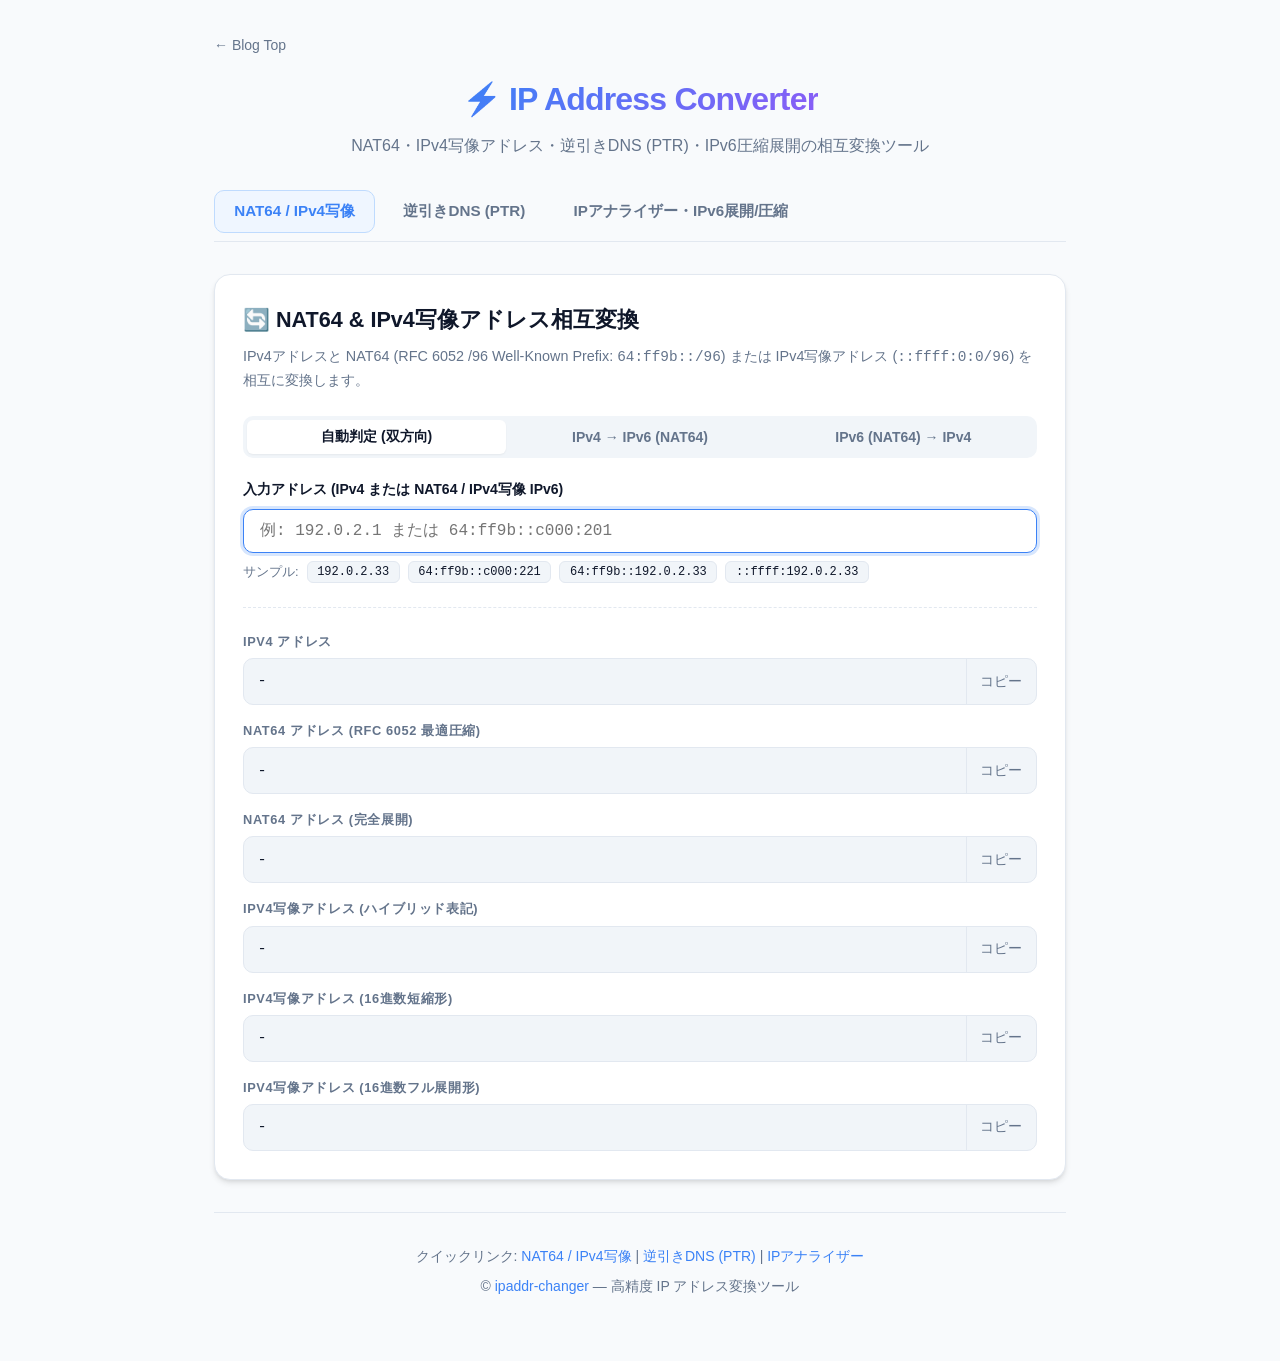
<file: index.html>
<!DOCTYPE html>
<html lang="ja">
<head>
  <meta charset="utf-8">
  <meta name="viewport" content="width=device-width, initial-scale=1.0">
  <title>IP Address Converter | 高機能IPアドレス変換ツール</title>
  <meta name="description" content="NAT64・IPv4写像アドレス・逆引きDNS (PTR / ゾーン名)・IPv6圧縮展開の高速相互変換ツール">
  <meta name="theme-color" content="#3b82f6">
  <link rel="manifest" href="./manifest.json">
  <link rel="icon" type="image/svg+xml" href="./icons/icon.svg">
  <link rel="apple-touch-icon" href="./icons/icon-192.png">
  <link rel="stylesheet" href="./css/style.css">
</head>
<body>
  <div class="container">
    <div class="top-nav">
      <a href="/">&larr; Blog Top</a>
    </div>
    <header>
      <h1 class="site-title">⚡ IP Address Converter</h1>
      <p class="site-description">NAT64・IPv4写像アドレス・逆引きDNS (PTR)・IPv6圧縮展開の相互変換ツール</p>
    </header>

    <nav class="nav-tabs" role="tablist">
      <button class="nav-tab active" data-tab="nat64" role="tab">NAT64 / IPv4写像</button>
      <button class="nav-tab" data-tab="reversedns" role="tab">逆引きDNS (PTR)</button>
      <button class="nav-tab" data-tab="analyzer" role="tab">IPアナライザー・IPv6展開/圧縮</button>
    </nav>

    <!-- Tab 1: NAT64 / IPv4-Mapped -->
    <main id="tab-nat64" class="tab-content">
      <div class="card">
        <h2 class="card-title">🔄 NAT64 & IPv4写像アドレス相互変換</h2>
        <p class="card-desc">IPv4アドレスと NAT64 (RFC 6052 /96 Well-Known Prefix: <code>64:ff9b::/96</code>) または IPv4写像アドレス (<code>::ffff:0:0/96</code>) を相互に変換します。</p>

        <div class="mode-selector">
          <button type="button" class="mode-btn active" id="nat64-mode-auto">自動判定 (双方向)</button>
          <button type="button" class="mode-btn" id="nat64-mode-v4tov6">IPv4 → IPv6 (NAT64)</button>
          <button type="button" class="mode-btn" id="nat64-mode-v6tov4">IPv6 (NAT64) → IPv4</button>
        </div>

        <div class="form-group">
          <label class="form-label" for="nat64-input">入力アドレス (IPv4 または NAT64 / IPv4写像 IPv6)</label>
          <div class="input-wrapper">
            <input type="text" id="nat64-input" class="input-text" placeholder="例: 192.0.2.1 または 64:ff9b::c000:201" autofocus>
          </div>
          <div class="sample-chips">
            <span class="sample-label">サンプル:</span>
            <button type="button" class="sample-chip" data-fill-nat64="192.0.2.33">192.0.2.33</button>
            <button type="button" class="sample-chip" data-fill-nat64="64:ff9b::c000:221">64:ff9b::c000:221</button>
            <button type="button" class="sample-chip" data-fill-nat64="64:ff9b::192.0.2.33">64:ff9b::192.0.2.33</button>
            <button type="button" class="sample-chip" data-fill-nat64="::ffff:192.0.2.33">::ffff:192.0.2.33</button>
          </div>
        </div>

        <div id="nat64-alert" class="alert alert-error alert-hidden"></div>

        <div id="nat64-results" class="result-group">
          <div class="result-item" id="res-nat64-v4-wrap">
            <div class="result-header">
              <span class="result-title">IPv4 アドレス</span>
            </div>
            <div class="copy-box">
              <span class="result-value" id="res-nat64-v4">-</span>
              <button type="button" class="btn-copy" data-target="res-nat64-v4">コピー</button>
            </div>
          </div>

          <div class="result-item" id="res-nat64-wkp-wrap">
            <div class="result-header">
              <span class="result-title">NAT64 アドレス (RFC 6052 最適圧縮)</span>
            </div>
            <div class="copy-box">
              <span class="result-value" id="res-nat64-wkp">-</span>
              <button type="button" class="btn-copy" data-target="res-nat64-wkp">コピー</button>
            </div>
          </div>

          <div class="result-item" id="res-nat64-full-wrap">
            <div class="result-header">
              <span class="result-title">NAT64 アドレス (完全展開)</span>
            </div>
            <div class="copy-box">
              <span class="result-value" id="res-nat64-full">-</span>
              <button type="button" class="btn-copy" data-target="res-nat64-full">コピー</button>
            </div>
          </div>

          <div class="result-item" id="res-nat64-mapped-wrap">
            <div class="result-header">
              <span class="result-title">IPv4写像アドレス (ハイブリッド表記)</span>
            </div>
            <div class="copy-box">
              <span class="result-value" id="res-nat64-mapped">-</span>
              <button type="button" class="btn-copy" data-target="res-nat64-mapped">コピー</button>
            </div>
          </div>

          <div class="result-item" id="res-nat64-mapped-hex-wrap">
            <div class="result-header">
              <span class="result-title">IPv4写像アドレス (16進数短縮形)</span>
            </div>
            <div class="copy-box">
              <span class="result-value" id="res-nat64-mapped-hex">-</span>
              <button type="button" class="btn-copy" data-target="res-nat64-mapped-hex">コピー</button>
            </div>
          </div>

          <div class="result-item" id="res-nat64-mapped-full-wrap">
            <div class="result-header">
              <span class="result-title">IPv4写像アドレス (16進数フル展開形)</span>
            </div>
            <div class="copy-box">
              <span class="result-value" id="res-nat64-mapped-full">-</span>
              <button type="button" class="btn-copy" data-target="res-nat64-mapped-full">コピー</button>
            </div>
          </div>
        </div>
      </div>
    </main>

    <!-- Tab 2: Reverse DNS -->
    <main id="tab-reversedns" class="tab-content" style="display: none;">
      <div class="card">
        <h2 class="card-title">🌐 逆引きDNS レコード (PTR / ゾーン名) 相互変換</h2>
        <p class="card-desc">IPアドレス・CIDRサブネット (IPv4 / IPv6) と 逆引きドメイン (<code>.in-addr.arpa</code> / <code>.ip6.arpa</code>) を双方向に変換します。ホストのPTRレコードだけでなく、サブネット委任ゾーン名（<code>/24</code>, <code>/16</code>, <code>/8</code>, RFC 2317, <code>/32</code>, <code>/56</code> 等）も自動処理します。</p>

        <div class="form-group">
          <label class="form-label" for="rdns-input">入力 (IPアドレス、CIDRプレフィックス、または逆引きDNSゾーン/レコード)</label>
          <div class="input-wrapper">
            <input type="text" id="rdns-input" class="input-text" placeholder="例: 192.168.1.0/24, 2001:db8::/32, 1.168.192.in-addr.arpa">
          </div>
          <div class="sample-chips">
            <span class="sample-label">ホスト:</span>
            <button type="button" class="sample-chip" data-fill-rdns="192.168.1.1">192.168.1.1</button>
            <button type="button" class="sample-chip" data-fill-rdns="2001:db8::1">2001:db8::1</button>
            <span class="sample-label">IPv4 CIDR:</span>
            <button type="button" class="sample-chip" data-fill-rdns="192.168.1.0/24">192.168.1.0/24</button>
            <button type="button" class="sample-chip" data-fill-rdns="10.0.0.0/8">10.0.0.0/8</button>
            <button type="button" class="sample-chip" data-fill-rdns="192.168.1.0/25">192.168.1.0/25 (RFC2317)</button>
            <span class="sample-label">IPv6 CIDR:</span>
            <button type="button" class="sample-chip" data-fill-rdns="2001:db8::/32">2001:db8::/32</button>
            <button type="button" class="sample-chip" data-fill-rdns="2001:db8:1234:5600::/56">2001:db8:1234:5600::/56</button>
            <span class="sample-label">ゾーン復元:</span>
            <button type="button" class="sample-chip" data-fill-rdns="1.168.192.in-addr.arpa">1.168.192.in-addr.arpa</button>
            <button type="button" class="sample-chip" data-fill-rdns="8.b.d.0.1.0.0.2.ip6.arpa">8.b.d.0.1.0.0.2.ip6.arpa</button>
          </div>
        </div>

        <div id="rdns-alert" class="alert alert-error alert-hidden"></div>
        <div id="rdns-warn" class="alert alert-warning alert-hidden"></div>

        <div id="rdns-results" class="result-group">
          <div class="result-item">
            <div class="result-header">
              <span class="result-title" id="res-rdns-label-1">変換結果 (レコード / ゾーン名)</span>
              <span class="badge" id="res-rdns-badge-1">PTR Record</span>
            </div>
            <div class="copy-box">
              <span class="result-value" id="res-rdns-val-1">-</span>
              <button type="button" class="btn-copy" data-target="res-rdns-val-1">コピー</button>
            </div>
          </div>

          <div class="result-item" id="res-rdns-origin-wrap">
            <div class="result-header">
              <span class="result-title">DNS ゾーン Origin 表記 (末尾ドット付き)</span>
            </div>
            <div class="copy-box">
              <span class="result-value" id="res-rdns-origin-val">-</span>
              <button type="button" class="btn-copy" data-target="res-rdns-origin-val">コピー</button>
            </div>
          </div>

          <div class="result-item" id="res-rdns-rfc2317-wrap" style="display: none;">
            <div class="result-header">
              <span class="result-title">RFC 2317 形式 (ハイフン委任ゾーン表記)</span>
            </div>
            <div class="copy-box">
              <span class="result-value" id="res-rdns-rfc2317-val">-</span>
              <button type="button" class="btn-copy" data-target="res-rdns-rfc2317-val">コピー</button>
            </div>
          </div>

          <div class="result-item" id="res-rdns-extra-wrap" style="display: none;">
            <div class="result-header">
              <span class="result-title">IPv6 完全展開形式</span>
            </div>
            <div class="copy-box">
              <span class="result-value" id="res-rdns-extra-val">-</span>
              <button type="button" class="btn-copy" data-target="res-rdns-extra-val">コピー</button>
            </div>
          </div>
        </div>
      </div>
    </main>

    <!-- Tab 3: IP Analyzer -->
    <main id="tab-analyzer" class="tab-content" style="display: none;">
      <div class="card">
        <h2 class="card-title">🔍 IP詳細アナライザー & IPv6圧縮/展開</h2>
        <p class="card-desc">入力された IPv4 / IPv6 アドレスの詳細情報（スコープ、10進数、16進数、2進数、圧縮/展開）を解析します。</p>

        <div class="form-group">
          <label class="form-label" for="analyzer-input">IPアドレスを入力</label>
          <div class="input-wrapper">
            <input type="text" id="analyzer-input" class="input-text" placeholder="例: 172.16.254.1 または 2001:0db8:0000:0000:0000:0000:0000:0001">
          </div>
          <div class="sample-chips">
            <span class="sample-label">サンプル:</span>
            <button type="button" class="sample-chip" data-fill-analyzer="10.0.0.1">10.0.0.1 (Private)</button>
            <button type="button" class="sample-chip" data-fill-analyzer="2001:db8::1">2001:db8::1</button>
            <button type="button" class="sample-chip" data-fill-analyzer="fe80::1">fe80::1 (Link-Local)</button>
            <button type="button" class="sample-chip" data-fill-analyzer="64:ff9b::192.0.2.1">64:ff9b::192.0.2.1 (NAT64)</button>
          </div>
        </div>

        <div id="analyzer-alert" class="alert alert-error alert-hidden"></div>

        <div id="analyzer-results" class="result-group" style="display: none;">
          <table class="details-table">
            <tbody>
              <tr>
                <th>IPバージョン</th>
                <td id="det-version">-</td>
              </tr>
              <tr>
                <th>標準表記 (RFC 5952)</th>
                <td id="det-standard">-</td>
              </tr>
              <tr id="det-full-row">
                <th>完全展開表記</th>
                <td id="det-full">-</td>
              </tr>
              <tr>
                <th>スコープ / 属性</th>
                <td id="det-scope">-</td>
              </tr>
              <tr>
                <th>逆引きDNS (PTR)</th>
                <td id="det-reverse">-</td>
              </tr>
              <tr id="det-decimal-row">
                <th>10進数 (Integer)</th>
                <td id="det-decimal">-</td>
              </tr>
              <tr>
                <th>16進数 (Hex)</th>
                <td id="det-hex">-</td>
              </tr>
              <tr>
                <th>2進数 (Binary)</th>
                <td id="det-binary">-</td>
              </tr>
            </tbody>
          </table>
        </div>
      </div>
    </main>

    <footer>
      <p>クイックリンク: <a href="#nat64">NAT64 / IPv4写像</a> | <a href="#reversedns">逆引きDNS (PTR)</a> | <a href="#analyzer">IPアナライザー</a></p>
      <p style="margin-top: 0.5rem;">© <a href="https://github.com/kanakou/ipaddr-changer" target="_blank" rel="noopener">ipaddr-changer</a> — 高精度 IP アドレス変換ツール</p>
    </footer>
  </div>

  <script src="./js/ip-utils.js"></script>
  <script src="./js/app.js"></script>
  <script>
    if ('serviceWorker' in navigator) {
      let refreshing = false;

      // 新しいService Workerが有効化された際にページを自動リロードして最新状態を反映
      navigator.serviceWorker.addEventListener('controllerchange', () => {
        if (!refreshing) {
          refreshing = true;
          window.location.reload();
        }
      });

      window.addEventListener('load', () => {
        navigator.serviceWorker.register('./sw.js').then((registration) => {
          // 新しいService Workerが見つかった場合の検知
          registration.addEventListener('updatefound', () => {
            const newWorker = registration.installing;
            if (newWorker) {
              newWorker.addEventListener('statechange', () => {
                if (newWorker.state === 'installed' && navigator.serviceWorker.controller) {
                  console.log('新しいバージョンのアプリケーションが利用可能です。自動更新されます。');
                }
              });
            }
          });
        }).catch((err) => {
          console.warn('ServiceWorker registration failed:', err);
        });
      });
    }
  </script>
</body>
</html>
</file>
<file: css/style.css>
/* style.css - IP Address Changer Modern Design System */

:root {
  --bg: #f8fafc;
  --bg-card: #ffffff;
  --bg-input: #ffffff;
  --bg-subtle: #f1f5f9;
  --text-main: #0f172a;
  --text-muted: #64748b;
  --primary: #3b82f6;
  --primary-hover: #2563eb;
  --primary-light: #eff6ff;
  --primary-border: #bfdbfe;
  --success: #10b981;
  --success-bg: #ecfdf5;
  --error: #ef4444;
  --error-bg: #fef2f2;
  --border: #e2e8f0;
  --border-focus: #3b82f6;
  --shadow-sm: 0 1px 2px 0 rgb(0 0 0 / 0.05);
  --shadow: 0 4px 6px -1px rgb(0 0 0 / 0.1), 0 2px 4px -2px rgb(0 0 0 / 0.1);
  --shadow-lg: 0 10px 15px -3px rgb(0 0 0 / 0.1), 0 4px 6px -4px rgb(0 0 0 / 0.1);
  --radius-sm: 6px;
  --radius-md: 10px;
  --radius-lg: 16px;
  --font-mono: ui-monospace, SFMono-Regular, Menlo, Monaco, Consolas, "Liberation Mono", "Courier New", monospace;
  --font-sans: -apple-system, BlinkMacSystemFont, "Segoe UI", Roboto, "Helvetica Neue", Arial, sans-serif;
}

@media (prefers-color-scheme: dark) {
  :root {
    --bg: #0f172a;
    --bg-card: #1e293b;
    --bg-input: #0f172a;
    --bg-subtle: #334155;
    --text-main: #f8fafc;
    --text-muted: #94a3b8;
    --primary: #60a5fa;
    --primary-hover: #3b82f6;
    --primary-light: rgba(59, 130, 246, 0.15);
    --primary-border: #1d4ed8;
    --success: #34d399;
    --success-bg: rgba(16, 185, 129, 0.15);
    --error: #f87171;
    --error-bg: rgba(239, 68, 68, 0.15);
    --border: #334155;
    --border-focus: #60a5fa;
    --shadow-sm: 0 1px 2px 0 rgb(0 0 0 / 0.3);
    --shadow: 0 4px 6px -1px rgb(0 0 0 / 0.3);
    --shadow-lg: 0 10px 15px -3px rgb(0 0 0 / 0.4);
  }
}

* {
  box-sizing: border-box;
  margin: 0;
  padding: 0;
}

body {
  font-family: var(--font-sans);
  background-color: var(--bg);
  color: var(--text-main);
  line-height: 1.6;
  min-height: 100vh;
  display: flex;
  flex-direction: column;
}

.container {
  max-width: 900px;
  margin: 0 auto;
  padding: 2rem 1.5rem;
  width: 100%;
}

/* Top Nav / Blog Top Link */
.top-nav {
  margin-bottom: 1rem;
  text-align: left;
}

.top-nav a {
  display: inline-flex;
  align-items: center;
  gap: 0.25rem;
  font-size: 0.875rem;
  font-weight: 500;
  color: var(--text-muted);
  text-decoration: none;
  transition: color 0.15s ease;
}

.top-nav a:hover {
  color: var(--primary);
  text-decoration: underline;
}

/* Header */
header {
  margin-bottom: 2rem;
  text-align: center;
}

.site-title {
  font-size: 2rem;
  font-weight: 800;
  letter-spacing: -0.025em;
  background: linear-gradient(135deg, #3b82f6 0%, #8b5cf6 100%);
  -webkit-background-clip: text;
  -webkit-text-fill-color: transparent;
  display: inline-flex;
  align-items: center;
  gap: 0.5rem;
}

.site-description {
  color: var(--text-muted);
  font-size: 1rem;
  margin-top: 0.5rem;
}

/* Navigation Tabs */
.nav-tabs {
  display: flex;
  gap: 0.5rem;
  margin-bottom: 2rem;
  border-bottom: 1px solid var(--border);
  padding-bottom: 0.5rem;
  overflow-x: auto;
}

.nav-tab {
  padding: 0.6rem 1.2rem;
  border-radius: var(--radius-md);
  color: var(--text-muted);
  text-decoration: none;
  font-weight: 600;
  font-size: 0.95rem;
  transition: all 0.2s ease;
  white-space: nowrap;
  border: 1px solid transparent;
  cursor: pointer;
  background: none;
}

.nav-tab:hover {
  color: var(--text-main);
  background-color: var(--bg-subtle);
}

.nav-tab.active {
  color: var(--primary);
  background-color: var(--primary-light);
  border-color: var(--primary-border);
}

/* Cards */
.card {
  background-color: var(--bg-card);
  border: 1px solid var(--border);
  border-radius: var(--radius-lg);
  padding: 1.75rem;
  box-shadow: var(--shadow);
  margin-bottom: 2rem;
  transition: box-shadow 0.2s ease;
}

.card-title {
  font-size: 1.35rem;
  font-weight: 700;
  margin-bottom: 0.5rem;
  display: flex;
  align-items: center;
  gap: 0.5rem;
}

.card-desc {
  color: var(--text-muted);
  font-size: 0.9rem;
  margin-bottom: 1.5rem;
}

/* Forms & Inputs */
.form-group {
  margin-bottom: 1.25rem;
}

.form-label {
  display: block;
  font-weight: 600;
  font-size: 0.875rem;
  margin-bottom: 0.5rem;
  color: var(--text-main);
}

.input-wrapper {
  position: relative;
  display: flex;
  align-items: center;
}

.input-text {
  width: 100%;
  padding: 0.75rem 1rem;
  font-size: 1rem;
  font-family: var(--font-mono);
  background-color: var(--bg-input);
  border: 1.5px solid var(--border);
  border-radius: var(--radius-md);
  color: var(--text-main);
  transition: all 0.2s ease;
}

.input-text:focus {
  outline: none;
  border-color: var(--border-focus);
  box-shadow: 0 0 0 3px rgba(59, 130, 246, 0.2);
}

.input-text.error {
  border-color: var(--error);
  box-shadow: 0 0 0 3px rgba(239, 68, 68, 0.2);
}

/* Sample chips */
.sample-chips {
  display: flex;
  flex-wrap: wrap;
  align-items: center;
  gap: 0.5rem;
  margin-top: 0.5rem;
  font-size: 0.8rem;
}

.sample-label {
  color: var(--text-muted);
}

.sample-chip {
  background: var(--bg-subtle);
  border: 1px solid var(--border);
  color: var(--text-main);
  padding: 0.2rem 0.6rem;
  border-radius: var(--radius-sm);
  font-family: var(--font-mono);
  font-size: 0.75rem;
  cursor: pointer;
  transition: all 0.15s ease;
}

.sample-chip:hover {
  background: var(--primary-light);
  border-color: var(--primary);
  color: var(--primary);
}

/* Mode Switchers */
.mode-selector {
  display: flex;
  background-color: var(--bg-subtle);
  padding: 0.25rem;
  border-radius: var(--radius-md);
  margin-bottom: 1.25rem;
  gap: 0.25rem;
}

.mode-btn {
  flex: 1;
  padding: 0.5rem 1rem;
  font-size: 0.875rem;
  font-weight: 600;
  border: none;
  border-radius: var(--radius-sm);
  background: transparent;
  color: var(--text-muted);
  cursor: pointer;
  transition: all 0.2s ease;
}

.mode-btn.active {
  background-color: var(--bg-card);
  color: var(--text-main);
  box-shadow: var(--shadow-sm);
}

/* Results */
.result-group {
  margin-top: 1.5rem;
  padding-top: 1.5rem;
  border-top: 1px dashed var(--border);
}

.result-item {
  margin-bottom: 1rem;
}

.result-item:last-child {
  margin-bottom: 0;
}

.result-header {
  display: flex;
  justify-content: space-between;
  align-items: center;
  margin-bottom: 0.35rem;
}

.result-title {
  font-size: 0.8rem;
  font-weight: 600;
  text-transform: uppercase;
  letter-spacing: 0.05em;
  color: var(--text-muted);
}

.copy-box {
  display: flex;
  background-color: var(--bg-subtle);
  border: 1px solid var(--border);
  border-radius: var(--radius-md);
  overflow: hidden;
}

.result-value {
  flex: 1;
  padding: 0.65rem 0.85rem;
  font-family: var(--font-mono);
  font-size: 0.95rem;
  color: var(--text-main);
  word-break: break-all;
  user-select: all;
}

.btn-copy {
  padding: 0 0.85rem;
  background: transparent;
  border: none;
  border-left: 1px solid var(--border);
  color: var(--text-muted);
  cursor: pointer;
  font-size: 0.85rem;
  display: inline-flex;
  align-items: center;
  gap: 0.3rem;
  transition: all 0.15s ease;
}

.btn-copy:hover {
  background-color: var(--bg-card);
  color: var(--primary);
}

.btn-copy.copied {
  color: var(--success);
  font-weight: 600;
}

/* Status Alert */
.alert {
  padding: 0.75rem 1rem;
  border-radius: var(--radius-md);
  font-size: 0.9rem;
  margin-top: 1rem;
  display: flex;
  align-items: center;
  gap: 0.5rem;
}

.alert-error {
  background-color: var(--error-bg);
  color: var(--error);
  border: 1px solid var(--error);
}

.alert-warning {
  background-color: rgba(245, 158, 11, 0.15);
  color: #d97706;
  border: 1px solid #f59e0b;
}

@media (prefers-color-scheme: dark) {
  .alert-warning {
    background-color: rgba(245, 158, 11, 0.2);
    color: #fbbf24;
    border-color: #d97706;
  }
}

.alert-hidden {
  display: none;
}

/* Badge */
.badge {
  display: inline-block;
  padding: 0.2rem 0.5rem;
  border-radius: 9999px;
  font-size: 0.75rem;
  font-weight: 600;
  background-color: var(--primary-light);
  color: var(--primary);
}

/* Details Table */
.details-table {
  width: 100%;
  border-collapse: collapse;
  margin-top: 1rem;
  font-size: 0.9rem;
}

.details-table th,
.details-table td {
  padding: 0.6rem 0.8rem;
  border-bottom: 1px solid var(--border);
  text-align: left;
}

.details-table th {
  color: var(--text-muted);
  font-weight: 600;
  width: 30%;
}

.details-table td {
  font-family: var(--font-mono);
  word-break: break-all;
}

/* Footer */
footer {
  margin-top: auto;
  text-align: center;
  padding: 2rem 1.5rem;
  color: var(--text-muted);
  font-size: 0.875rem;
  border-top: 1px solid var(--border);
}

footer a {
  color: var(--primary);
  text-decoration: none;
}

footer a:hover {
  text-decoration: underline;
}
</file>
